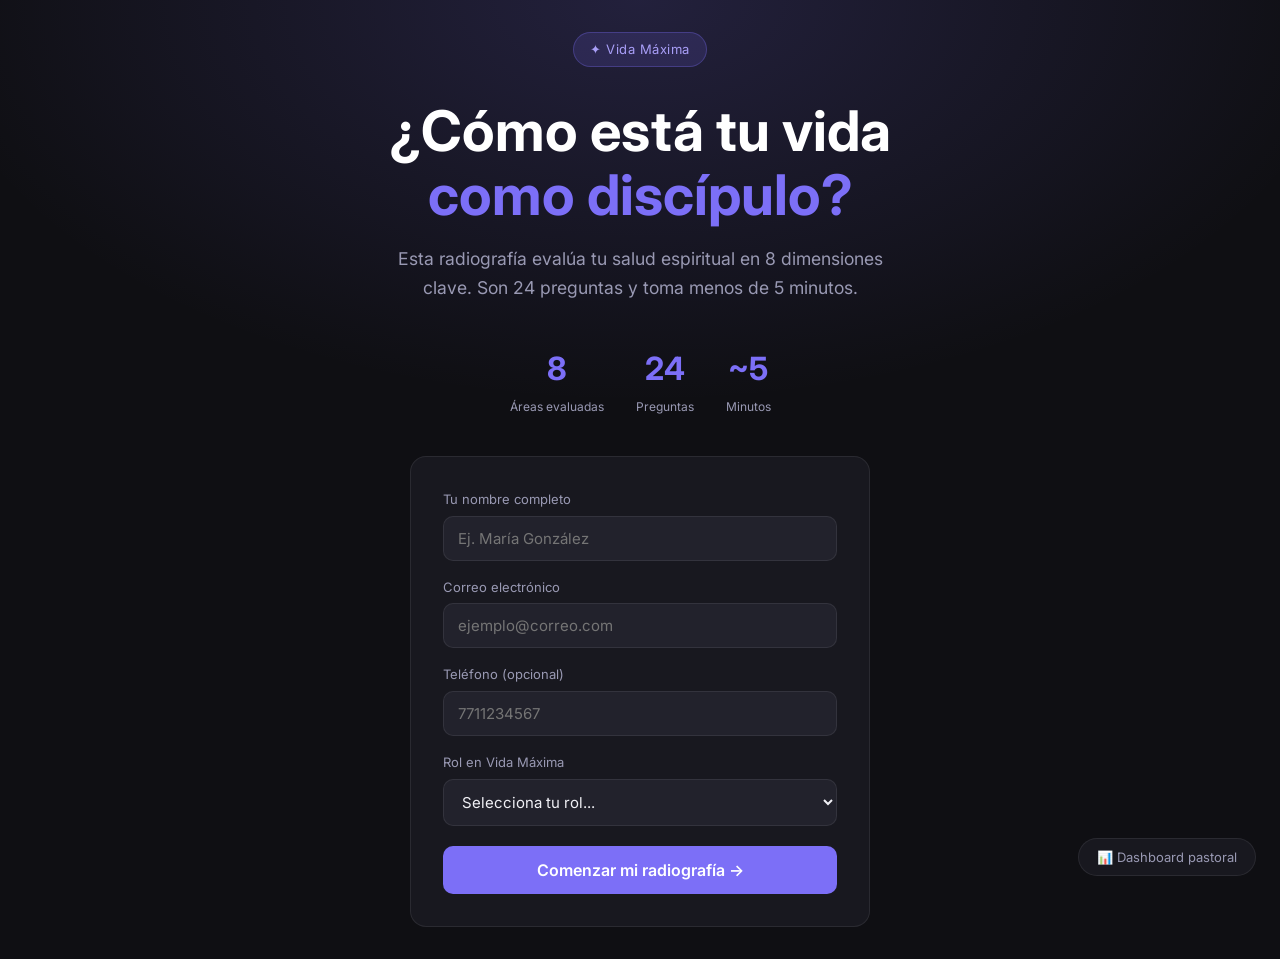
<file: index.html>
<!DOCTYPE html>
<html lang="es">
<head>
<meta charset="UTF-8">
<meta name="viewport" content="width=device-width, initial-scale=1.0">
<title>Radiografía de Formación · Vida Máxima</title>
<link href="https://fonts.googleapis.com/css2?family=Inter:wght@400;500;600;700&display=swap" rel="stylesheet">
<style>
*, *::before, *::after { box-sizing: border-box; margin: 0; padding: 0; }

:root {
  --bg: #0f0f13;
  --bg2: #18181f;
  --bg3: #22222c;
  --border: rgba(255,255,255,0.08);
  --text: #f0f0f5;
  --text2: #9999b3;
  --text3: #6666888;
  --accent: #7c6ff7;
  --accent2: #5c4fe8;
  --accent-glow: rgba(124,111,247,0.25);
  --success: #22c55e;
  --warning: #f59e0b;
  --danger: #ef4444;
}

body {
  font-family: 'Inter', sans-serif;
  background: var(--bg);
  color: var(--text);
  min-height: 100vh;
  line-height: 1.6;
}

/* ---- HERO / INTRO ---- */
.hero {
  min-height: 100vh;
  display: flex;
  flex-direction: column;
  align-items: center;
  justify-content: center;
  padding: 2rem;
  text-align: center;
  background: radial-gradient(ellipse 80% 60% at 50% 0%, rgba(124,111,247,0.18) 0%, transparent 70%);
}

.logo-badge {
  display: inline-flex;
  align-items: center;
  gap: 8px;
  background: rgba(124,111,247,0.15);
  border: 1px solid rgba(124,111,247,0.3);
  border-radius: 99px;
  padding: 6px 16px;
  font-size: 13px;
  color: #a99ff8;
  margin-bottom: 2rem;
  letter-spacing: 0.04em;
}

.hero h1 {
  font-size: clamp(2rem, 5vw, 3.5rem);
  font-weight: 700;
  color: #fff;
  line-height: 1.15;
  margin-bottom: 1rem;
  max-width: 680px;
}

.hero h1 span { color: var(--accent); }

.hero p {
  font-size: 1.1rem;
  color: var(--text2);
  max-width: 520px;
  margin-bottom: 2.5rem;
  line-height: 1.7;
}

.stats-row {
  display: flex;
  gap: 2rem;
  justify-content: center;
  margin-bottom: 2.5rem;
  flex-wrap: wrap;
}
.stat { text-align: center; }
.stat-num { font-size: 2rem; font-weight: 700; color: var(--accent); }
.stat-lbl { font-size: 12px; color: var(--text2); margin-top: 2px; }

.form-card {
  background: var(--bg2);
  border: 1px solid var(--border);
  border-radius: 16px;
  padding: 2rem;
  width: 100%;
  max-width: 460px;
  text-align: left;
}

.form-card label {
  display: block;
  font-size: 13px;
  color: var(--text2);
  margin-bottom: 6px;
  margin-top: 16px;
}
.form-card label:first-of-type { margin-top: 0; }

.form-card input, .form-card select {
  width: 100%;
  background: var(--bg3);
  border: 1px solid var(--border);
  border-radius: 10px;
  padding: 12px 14px;
  font-size: 15px;
  color: var(--text);
  font-family: 'Inter', sans-serif;
  outline: none;
  transition: border-color 0.2s;
}
.form-card input:focus, .form-card select:focus {
  border-color: var(--accent);
}
.form-card select option { background: #22222c; }

.btn-start {
  width: 100%;
  background: var(--accent);
  color: #fff;
  border: none;
  border-radius: 10px;
  padding: 14px;
  font-size: 16px;
  font-weight: 600;
  cursor: pointer;
  margin-top: 20px;
  font-family: 'Inter', sans-serif;
  transition: background 0.2s, transform 0.1s;
}
.btn-start:hover { background: var(--accent2); }
.btn-start:active { transform: scale(0.98); }

/* ---- ASSESSMENT ---- */
.assessment-wrap {
  min-height: 100vh;
  display: none;
  flex-direction: column;
}

.top-bar {
  position: sticky;
  top: 0;
  z-index: 10;
  background: rgba(15,15,19,0.95);
  backdrop-filter: blur(12px);
  border-bottom: 1px solid var(--border);
  padding: 1rem 2rem;
  display: flex;
  align-items: center;
  gap: 1rem;
}

.top-bar .brand { font-size: 13px; color: var(--text2); white-space: nowrap; }
.progress-bar-outer {
  flex: 1;
  height: 4px;
  background: rgba(255,255,255,0.08);
  border-radius: 99px;
  overflow: hidden;
}
.progress-bar-inner {
  height: 4px;
  background: linear-gradient(90deg, var(--accent), #a78bfa);
  border-radius: 99px;
  transition: width 0.4s ease;
}
.prog-label { font-size: 13px; color: var(--text2); white-space: nowrap; }

.assessment-body {
  flex: 1;
  display: flex;
  align-items: flex-start;
  justify-content: center;
  padding: 3rem 1.5rem;
}

.q-panel {
  width: 100%;
  max-width: 680px;
}

.area-chip {
  display: inline-flex;
  align-items: center;
  gap: 8px;
  border-radius: 99px;
  padding: 5px 14px;
  font-size: 12px;
  font-weight: 600;
  letter-spacing: 0.05em;
  text-transform: uppercase;
  margin-bottom: 1.5rem;
}

.q-panel h2 {
  font-size: clamp(1.4rem, 3vw, 1.9rem);
  font-weight: 700;
  color: #fff;
  line-height: 1.3;
  margin-bottom: 0.5rem;
}

.q-panel .q-sub {
  font-size: 14px;
  color: var(--text2);
  margin-bottom: 2rem;
}

.q-item { margin-bottom: 1.5rem; }
.q-item p {
  font-size: 15px;
  color: var(--text2);
  margin-bottom: 10px;
}

.scale-row {
  display: flex;
  gap: 8px;
}

.scale-btn {
  flex: 1;
  aspect-ratio: 1;
  max-width: 60px;
  background: var(--bg2);
  border: 1px solid var(--border);
  border-radius: 10px;
  color: var(--text2);
  font-size: 15px;
  font-weight: 500;
  cursor: pointer;
  font-family: 'Inter', sans-serif;
  transition: all 0.15s;
  display: flex;
  align-items: center;
  justify-content: center;
}
.scale-btn:hover { border-color: var(--accent); color: var(--accent); background: var(--accent-glow); }
.scale-btn.active { background: var(--accent); border-color: var(--accent); color: #fff; }

.scale-labels {
  display: flex;
  justify-content: space-between;
  font-size: 11px;
  color: var(--text2);
  margin-top: 6px;
  padding: 0 4px;
}

.nav-row {
  display: flex;
  gap: 12px;
  margin-top: 2.5rem;
}

.btn-nav-back {
  background: transparent;
  border: 1px solid var(--border);
  border-radius: 10px;
  padding: 12px 24px;
  color: var(--text2);
  font-size: 15px;
  cursor: pointer;
  font-family: 'Inter', sans-serif;
  transition: border-color 0.2s;
}
.btn-nav-back:hover { border-color: rgba(255,255,255,0.2); color: var(--text); }

.btn-nav-next {
  flex: 1;
  background: var(--accent);
  border: none;
  border-radius: 10px;
  padding: 14px;
  color: #fff;
  font-size: 15px;
  font-weight: 600;
  cursor: pointer;
  font-family: 'Inter', sans-serif;
  transition: background 0.2s;
}
.btn-nav-next:hover { background: var(--accent2); }

/* ---- OPEN QUESTIONS ---- */
.open-panel {
  width: 100%;
  max-width: 680px;
}
.open-panel h2 {
  font-size: 1.6rem;
  font-weight: 700;
  color: #fff;
  margin-bottom: 0.5rem;
}
.open-panel .sub { font-size: 14px; color: var(--text2); margin-bottom: 2rem; }

.open-q { margin-bottom: 1.5rem; }
.open-q label {
  display: block;
  font-size: 14px;
  color: var(--text2);
  margin-bottom: 8px;
  line-height: 1.5;
}
.open-q textarea {
  width: 100%;
  background: var(--bg2);
  border: 1px solid var(--border);
  border-radius: 10px;
  padding: 14px;
  font-size: 14px;
  color: var(--text);
  font-family: 'Inter', sans-serif;
  min-height: 90px;
  resize: vertical;
  outline: none;
  transition: border-color 0.2s;
}
.open-q textarea:focus { border-color: var(--accent); }

/* ---- RESULTS ---- */
.results-wrap {
  min-height: 100vh;
  display: none;
  background: radial-gradient(ellipse 80% 50% at 50% 0%, rgba(124,111,247,0.15) 0%, transparent 65%);
  padding: 4rem 1.5rem;
}

.results-inner {
  max-width: 680px;
  margin: 0 auto;
}

.isd-hero {
  text-align: center;
  margin-bottom: 3rem;
}
.isd-circle {
  width: 140px;
  height: 140px;
  border-radius: 50%;
  background: conic-gradient(var(--accent) 0%, transparent 0%);
  display: flex;
  align-items: center;
  justify-content: center;
  margin: 0 auto 1.5rem;
  position: relative;
}
.isd-circle::before {
  content: '';
  position: absolute;
  inset: 8px;
  border-radius: 50%;
  background: var(--bg);
}
.isd-num {
  position: relative;
  z-index: 1;
  font-size: 2.2rem;
  font-weight: 700;
  color: #fff;
}
.isd-hero h2 { font-size: 1.8rem; font-weight: 700; color: #fff; margin-bottom: 6px; }
.isd-hero .level { font-size: 1rem; color: var(--accent); font-weight: 600; }

.result-section {
  background: var(--bg2);
  border: 1px solid var(--border);
  border-radius: 16px;
  padding: 1.5rem;
  margin-bottom: 1rem;
}
.result-section h3 {
  font-size: 13px;
  font-weight: 600;
  text-transform: uppercase;
  letter-spacing: 0.06em;
  color: var(--text2);
  margin-bottom: 1.2rem;
}

.rbar { margin-bottom: 12px; }
.rbar-top { display: flex; justify-content: space-between; font-size: 14px; margin-bottom: 5px; }
.rbar-top span:first-child { color: var(--text); }
.rbar-top span:last-child { color: var(--text2); font-weight: 600; }
.rbar-bg { background: rgba(255,255,255,0.06); border-radius: 99px; height: 6px; overflow: hidden; }
.rbar-fill { height: 6px; border-radius: 99px; transition: width 0.6s ease; }

.tags-wrap { display: flex; flex-wrap: wrap; gap: 8px; margin-bottom: 1rem; }
.tag {
  display: inline-flex;
  align-items: center;
  gap: 6px;
  border-radius: 99px;
  padding: 6px 14px;
  font-size: 13px;
  font-weight: 500;
}
.tag.alert { background: rgba(239,68,68,0.15); color: #fca5a5; border: 1px solid rgba(239,68,68,0.25); }
.tag.good { background: rgba(34,197,94,0.15); color: #86efac; border: 1px solid rgba(34,197,94,0.25); }
.tag.neutral { background: rgba(124,111,247,0.15); color: #a99ff8; border: 1px solid rgba(124,111,247,0.25); }

.next-step-box {
  background: linear-gradient(135deg, rgba(124,111,247,0.15), rgba(92,79,232,0.08));
  border: 1px solid rgba(124,111,247,0.25);
  border-radius: 12px;
  padding: 1.25rem;
  margin-top: 1rem;
}
.next-step-box .label { font-size: 11px; font-weight: 600; text-transform: uppercase; letter-spacing: 0.06em; color: var(--accent); margin-bottom: 8px; }
.next-step-box p { font-size: 14px; color: var(--text); line-height: 1.6; }

.btn-reset {
  display: block;
  width: 100%;
  background: transparent;
  border: 1px solid var(--border);
  border-radius: 10px;
  padding: 14px;
  color: var(--text2);
  font-size: 15px;
  cursor: pointer;
  font-family: 'Inter', sans-serif;
  margin-top: 12px;
  transition: border-color 0.2s;
  text-align: center;
}
.btn-reset:hover { border-color: rgba(255,255,255,0.2); color: var(--text); }

/* ---- DASHBOARD ---- */
.dash-wrap {
  min-height: 100vh;
  display: none;
  padding: 0;
}

.dash-header {
  background: var(--bg2);
  border-bottom: 1px solid var(--border);
  padding: 1.5rem 2rem;
  display: flex;
  align-items: center;
  justify-content: space-between;
  flex-wrap: wrap;
  gap: 1rem;
}
.dash-header h1 { font-size: 1.2rem; font-weight: 700; color: #fff; }
.dash-header p { font-size: 13px; color: var(--text2); margin-top: 2px; }

.dash-body { padding: 2rem; max-width: 900px; margin: 0 auto; }

.metrics-grid {
  display: grid;
  grid-template-columns: repeat(auto-fit, minmax(160px, 1fr));
  gap: 12px;
  margin-bottom: 1.5rem;
}
.metric-card {
  background: var(--bg2);
  border: 1px solid var(--border);
  border-radius: 12px;
  padding: 1.25rem;
}
.metric-card .val { font-size: 2rem; font-weight: 700; color: var(--accent); }
.metric-card .lbl { font-size: 12px; color: var(--text2); margin-top: 4px; }

.dash-section {
  background: var(--bg2);
  border: 1px solid var(--border);
  border-radius: 16px;
  padding: 1.5rem;
  margin-bottom: 1.25rem;
}
.dash-section h2 {
  font-size: 13px;
  font-weight: 600;
  text-transform: uppercase;
  letter-spacing: 0.06em;
  color: var(--text2);
  margin-bottom: 1.2rem;
}

.person-row {
  display: flex;
  align-items: center;
  gap: 14px;
  padding: 12px 0;
  border-bottom: 1px solid var(--border);
}
.person-row:last-child { border-bottom: none; }
.avatar {
  width: 38px; height: 38px;
  border-radius: 50%;
  background: rgba(124,111,247,0.2);
  color: #a99ff8;
  font-size: 13px;
  font-weight: 600;
  display: flex; align-items: center; justify-content: center;
  flex-shrink: 0;
}
.person-info { flex: 1; min-width: 0; }
.person-name { font-size: 14px; font-weight: 500; color: var(--text); }
.person-meta { font-size: 12px; color: var(--text2); }
.person-isd {
  font-size: 16px;
  font-weight: 700;
  color: var(--accent);
  white-space: nowrap;
}

.alert-box {
  background: rgba(245,158,11,0.1);
  border: 1px solid rgba(245,158,11,0.2);
  border-radius: 10px;
  padding: 12px 16px;
  font-size: 14px;
  color: #fde68a;
  margin-bottom: 8px;
  display: flex;
  align-items: flex-start;
  gap: 8px;
}
.good-box {
  background: rgba(34,197,94,0.1);
  border: 1px solid rgba(34,197,94,0.2);
  border-radius: 10px;
  padding: 12px 16px;
  font-size: 14px;
  color: #86efac;
  margin-bottom: 8px;
  display: flex;
  align-items: flex-start;
  gap: 8px;
}

.dash-tab-row {
  display: flex;
  gap: 0;
  background: var(--bg3);
  border-radius: 10px;
  padding: 4px;
  width: fit-content;
  margin-bottom: 1.5rem;
}
.dash-tab {
  padding: 8px 20px;
  border-radius: 8px;
  background: transparent;
  border: none;
  font-size: 13px;
  font-weight: 500;
  color: var(--text2);
  cursor: pointer;
  font-family: 'Inter', sans-serif;
  transition: all 0.15s;
}
.dash-tab.active { background: var(--accent); color: #fff; }

.btn-danger {
  background: transparent;
  border: 1px solid rgba(239,68,68,0.3);
  border-radius: 8px;
  padding: 8px 16px;
  color: #fca5a5;
  font-size: 13px;
  cursor: pointer;
  font-family: 'Inter', sans-serif;
  transition: all 0.15s;
}
.btn-danger:hover { background: rgba(239,68,68,0.1); }

.dash-btn {
  background: var(--accent);
  border: none;
  border-radius: 10px;
  padding: 12px 24px;
  color: #fff;
  font-size: 14px;
  font-weight: 600;
  cursor: pointer;
  font-family: 'Inter', sans-serif;
  margin-right: 8px;
  margin-top: 4px;
  transition: background 0.2s;
}
.dash-btn:hover { background: var(--accent2); }

.empty-state {
  text-align: center;
  padding: 4rem 2rem;
  color: var(--text2);
}
.empty-state .icon { font-size: 3rem; margin-bottom: 1rem; opacity: 0.4; }
.empty-state p { font-size: 15px; line-height: 1.7; }

/* ---- NAV LINK ---- */
.dash-link {
  position: fixed;
  bottom: 1.5rem;
  right: 1.5rem;
  background: var(--bg2);
  border: 1px solid var(--border);
  border-radius: 99px;
  padding: 10px 18px;
  font-size: 13px;
  color: var(--text2);
  cursor: pointer;
  font-family: 'Inter', sans-serif;
  z-index: 100;
  transition: all 0.2s;
  display: none;
}
.dash-link:hover { border-color: var(--accent); color: var(--accent); }

@media (max-width: 520px) {
  .scale-btn { font-size: 13px; }
  .hero h1 { font-size: 1.8rem; }
  .assessment-body, .results-wrap { padding: 1.5rem 1rem; }
}
</style>
</head>
<body>

<!-- ===================== HERO / INTRO ===================== -->
<div id="screen-intro">
  <div class="hero">
    <div class="logo-badge">✦ Vida Máxima</div>
    <h1>¿Cómo está tu vida<br><span>como discípulo?</span></h1>
    <p>Esta radiografía evalúa tu salud espiritual en 8 dimensiones clave. Son 24 preguntas y toma menos de 5 minutos.</p>
    <div class="stats-row">
      <div class="stat"><div class="stat-num">8</div><div class="stat-lbl">Áreas evaluadas</div></div>
      <div class="stat"><div class="stat-num">24</div><div class="stat-lbl">Preguntas</div></div>
      <div class="stat"><div class="stat-num">~5</div><div class="stat-lbl">Minutos</div></div>
    </div>
    <div class="form-card">
      <label>Tu nombre completo</label>
      <input type="text" id="inp-name" placeholder="Ej. María González" />
      <label>Correo electrónico</label>
      <input type="email" id="inp-email" placeholder="ejemplo@correo.com" required />
      <label>Teléfono (opcional)</label>
      <input type="tel" id="inp-phone" placeholder="7711234567" />
      <label>Rol en Vida Máxima</label>
      <select id="inp-role">
        <option value="">Selecciona tu rol...</option>
        <option>Círculo íntimo</option>
        <option>Coordinador</option>
        <option>Líder</option>
        <option>Voluntario</option>
        <option>Congregante</option>
      </select>
      <button class="btn-start" onclick="startForm()">Comenzar mi radiografía →</button>
    </div>
  </div>
</div>

<!-- ===================== ASSESSMENT ===================== -->
<div id="screen-assessment" class="assessment-wrap">
  <div class="top-bar">
    <span class="brand">Vida Máxima · ISD</span>
    <div class="progress-bar-outer">
      <div class="progress-bar-inner" id="prog-bar" style="width:12.5%"></div>
    </div>
    <span class="prog-label" id="prog-label">1 / 8</span>
  </div>
  <div class="assessment-body">
    <div class="q-panel" id="q-panel"></div>
  </div>
</div>

<!-- ===================== OPEN QUESTIONS ===================== -->
<div id="screen-open" style="display:none; min-height:100vh; display:none; align-items:flex-start; justify-content:center; padding:4rem 1.5rem; background:var(--bg);">
  <div class="open-panel">
    <div class="logo-badge" style="margin-bottom:1.5rem">Últimas preguntas</div>
    <h2>Reflexión final</h2>
    <p class="sub">Estas preguntas abiertas son las más valiosas para el liderazgo pastoral. No hay respuestas correctas.</p>
    <div class="open-q">
      <label>1. ¿Qué crees que estamos haciendo muy bien como iglesia?</label>
      <textarea id="qa" placeholder="Comparte lo que más te ha impactado o ayudado..."></textarea>
    </div>
    <div class="open-q">
      <label>2. ¿Qué sientes que hemos dejado de hacer y antes nos ayudaba a crecer?</label>
      <textarea id="qb" placeholder="Sé honesto/a. Tu perspectiva es valiosa..."></textarea>
    </div>
    <div class="open-q">
      <label>3. Si fueras el pastor por seis meses, ¿qué fortalecerías primero?</label>
      <textarea id="qc" placeholder="Tu visión importa..."></textarea>
    </div>
    <div class="nav-row" style="margin-top:2rem">
      <button class="btn-nav-back" onclick="goToArea(7)">← Atrás</button>
      <button class="btn-nav-next" onclick="submitForm()">Ver mi perfil →</button>
    </div>
  </div>
</div>

<!-- ===================== RESULTS ===================== -->
<div id="screen-results" class="results-wrap">
  <div class="results-inner">
    <div class="isd-hero">
      <div class="isd-circle" id="isd-circle">
        <span class="isd-num" id="isd-num">—</span>
      </div>
      <h2 id="res-name"></h2>
      <div class="level" id="res-level"></div>
    </div>

    <div class="result-section">
      <h3>Resultados por área</h3>
      <div id="res-bars"></div>
    </div>

    <div class="result-section">
      <h3>Tu perfil</h3>
      <div class="tags-wrap" id="res-tags"></div>
      <div class="next-step-box">
        <div class="label">Siguiente paso sugerido</div>
        <p id="res-next"></p>
      </div>
    </div>

    <button class="btn-reset" onclick="resetAll()">↩ Volver a empezar</button>
  </div>
</div>

<!-- ===================== DASHBOARD ===================== -->
<div id="screen-dash" class="dash-wrap">
  <div class="dash-header">
    <div>
      <h1>Dashboard Pastoral · Vida Máxima</h1>
      <p>Vista del equipo — Índice de Salud del Discípulo</p>
    </div>
    <div style="display:flex;gap:8px;flex-wrap:wrap">
      <button class="btn-danger" onclick="clearAll()">Borrar todo</button>
      <button class="dash-btn" onclick="showScreen('intro')">← Volver al formulario</button>
    </div>
  </div>
  <div class="dash-body">
    <div id="dash-content"></div>
  </div>
</div>

<!-- Floating button to open dashboard -->
<button class="dash-link" id="dash-float-btn" onclick="openDash()">📊 Dashboard pastoral</button>

<script>
const API_ENDPOINT = '/wp-json/vida-os/v1/assessment';

const AREAS = [
  { key:'vision', label:'Visión', color:'#7c6ff7', chip:'rgba(124,111,247,0.2)', chipText:'#c4bffa',
    qs:['Puedo explicar con mis propias palabras hacia dónde va Vida Máxima.','Entiendo por qué existe Vida Máxima y cuál es su misión.','Mis decisiones diarias reflejan la visión de la iglesia.'] },
  { key:'evangelio', label:'Evangelio', color:'#22c55e', chip:'rgba(34,197,94,0.15)', chipText:'#86efac',
    qs:['Estoy creciendo activamente en mi relación personal con Cristo.','Comprendo el evangelio y puedo explicarlo claramente.','Comparto mi fe con personas que no conocen a Cristo.'] },
  { key:'discipulado', label:'Discipulado', color:'#38bdf8', chip:'rgba(56,189,248,0.15)', chipText:'#7dd3fc',
    qs:['Tengo un plan claro para seguir creciendo espiritualmente.','Sé cuál es mi siguiente paso concreto de formación.','Recibo acompañamiento espiritual regular.'] },
  { key:'mentoria', label:'Mentoría', color:'#fb923c', chip:'rgba(251,146,60,0.15)', chipText:'#fdba74',
    qs:['Hay alguien que me conoce profundamente y camina conmigo.','Rindo cuentas de mi vida espiritual con regularidad.','Alguien me anima, me corrige y me impulsa a crecer.'] },
  { key:'comunidad', label:'Comunidad', color:'#e879f9', chip:'rgba(232,121,249,0.15)', chipText:'#f0abfc',
    qs:['Tengo amistades profundas dentro de la iglesia.','Me siento genuinamente parte de Vida Máxima.','Sé a quién acudir cuando enfrento una dificultad.'] },
  { key:'servicio', label:'Servicio', color:'#4ade80', chip:'rgba(74,222,128,0.15)', chipText:'#86efac',
    qs:['Conozco mis dones y talentos espirituales.','Sirvo en el área donde puedo aportar más.','Entiendo que servir es parte del discipulado, no solo una tarea.'] },
  { key:'liderazgo', label:'Liderazgo', color:'#fbbf24', chip:'rgba(251,191,36,0.15)', chipText:'#fde68a',
    qs:['Estoy invirtiendo activamente en el desarrollo de otras personas.','Delego responsabilidades y formo a otros para que crezcan.','Me veo como un formador de personas, no solo un ejecutor de tareas.'] },
  { key:'multiplicacion', label:'Multiplicación', color:'#f472b6', chip:'rgba(244,114,182,0.15)', chipText:'#fbcfe8',
    qs:['Estoy discipulando activamente a alguien en este momento.','Puedo nombrar a una persona a quien estoy formando.','Mi meta no es solo crecer yo, sino que otros también crezcan.'] }
];

const STEPS = {
  vision: 'Profundiza en la visión de Vida Máxima. Conversa con tu pastor sobre el propósito de la iglesia.',
  evangelio: 'Busca un espacio concreto para compartir tu fe. Considera unirte a un grupo de evangelismo esta semana.',
  discipulado: 'Define tu siguiente paso de formación. Habla con un líder para trazarlo juntos con claridad.',
  mentoria: 'Identifica a alguien que pueda acompañarte espiritualmente y da el primer paso para pedírselo.',
  comunidad: 'Comprométete con un grupo pequeño donde puedas conocer y ser conocido en profundidad.',
  servicio: 'Explora tus dones con el área de servicio para encontrar el lugar donde aportas más.',
  liderazgo: 'Identifica a una persona en quien puedas invertir. El liderazgo comienza con una relación.',
  multiplicacion: 'Elige a una persona y comienza a caminar intencionalmente con ella esta semana.'
};

let cur = 0;
let scores = {};
let userName = '', userEmail = '', userPhone = '', userRole = '';
AREAS.forEach(a => scores[a.key] = [0,0,0]);

function showScreen(id) {
  ['intro','assessment','open','results','dash'].forEach(s => {
    const el = document.getElementById('screen-' + s);
    if (!el) return;
    if (s === 'assessment' || s === 'dash') {
      el.style.display = id === s ? 'flex' : 'none';
    } else if (s === 'open') {
      el.style.display = id === s ? 'flex' : 'none';
    } else {
      el.style.display = id === s ? 'block' : 'none';
    }
  });
  const floatBtn = document.getElementById('dash-float-btn');
  floatBtn.style.display = (id === 'intro' || id === 'assessment' || id === 'open') ? 'block' : 'none';
}

function startForm() {
  userName = document.getElementById('inp-name').value.trim();
  const emailInput = document.getElementById('inp-email');
  userEmail = emailInput.value.trim();
  userPhone = document.getElementById('inp-phone').value.trim();
  userRole = document.getElementById('inp-role').value;
  if (!userName) { alert('Por favor escribe tu nombre.'); return; }
  if (!userEmail) { alert('Por favor escribe tu correo electrónico.'); return; }
  if (!emailInput.checkValidity()) { alert('Por favor escribe un correo electrónico válido.'); return; }
  if (!userRole) { alert('Por favor selecciona tu rol.'); return; }
  cur = 0;
  AREAS.forEach(a => scores[a.key] = [0,0,0]);
  showScreen('assessment');
  renderArea();
}

function renderArea() {
  const a = AREAS[cur];
  document.getElementById('prog-bar').style.width = Math.round((cur+1)/8*100) + '%';
  document.getElementById('prog-label').textContent = (cur+1) + ' / 8';

  let html = `<div class="area-chip" style="background:${a.chip};color:${a.chipText}">${a.label}</div>`;
  html += `<h2>${a.label}</h2>`;
  html += `<p class="q-sub">Califica del 1 (muy poco) al 5 (totalmente) cada afirmación.</p>`;

  a.qs.forEach((q, qi) => {
    const val = scores[a.key][qi];
    html += `<div class="q-item"><p>${q}</p><div class="scale-row">`;
    for (let s = 1; s <= 5; s++) {
      html += `<button class="scale-btn${val===s?' active':''}" onclick="setStar('${a.key}',${qi},${s})">${s}</button>`;
    }
    html += `</div><div class="scale-labels"><span>Muy poco</span><span>Totalmente</span></div></div>`;
  });

  html += `<div class="nav-row">`;
  if (cur > 0) html += `<button class="btn-nav-back" onclick="prevArea()">← Atrás</button>`;
  html += `<button class="btn-nav-next" onclick="nextArea()">${cur === 7 ? 'Preguntas finales →' : 'Siguiente →'}</button></div>`;

  document.getElementById('q-panel').innerHTML = html;
  window.scrollTo(0, 0);
}

function setStar(key, qi, v) {
  scores[key][qi] = v;
  renderArea();
}

function prevArea() { if (cur > 0) { cur--; renderArea(); } }

function nextArea() {
  const answered = scores[AREAS[cur].key].filter(v => v > 0).length;
  if (answered < 3) { alert('Por favor responde las 3 preguntas antes de continuar.'); return; }
  if (cur === 7) { showScreen('open'); window.scrollTo(0,0); }
  else { cur++; renderArea(); }
}

function goToArea(n) { cur = n; showScreen('assessment'); renderArea(); }

async function submitForm() {
  let areaScores = {};
  let total = 0;
  AREAS.forEach(a => {
    const pct = Math.round(scores[a.key].reduce((x,y)=>x+y,0)/15*100);
    areaScores[a.key] = pct;
    total += pct;
  });
  const isd = Math.round(total / 8);
  let level;
  if (isd >= 80) level = 'Discípulo maduro';
  else if (isd >= 60) level = 'En crecimiento activo';
  else if (isd >= 40) level = 'Conectado pero en desarrollo';
  else level = 'Etapa inicial del camino';

  // Circle visual
  const deg = Math.round(isd / 100 * 360);
  document.getElementById('isd-circle').style.background =
    `conic-gradient(#7c6ff7 ${deg}deg, rgba(255,255,255,0.06) ${deg}deg)`;
  document.getElementById('isd-num').textContent = isd + '%';
  document.getElementById('res-name').textContent = 'Tu ISD, ' + userName.split(' ')[0];
  document.getElementById('res-level').textContent = level;

  // Bars
  let bars = '';
  AREAS.forEach(a => {
    bars += `<div class="rbar">
      <div class="rbar-top"><span>${a.label}</span><span>${areaScores[a.key]}%</span></div>
      <div class="rbar-bg"><div class="rbar-fill" style="width:${areaScores[a.key]}%;background:${a.color}"></div></div>
    </div>`;
  });
  document.getElementById('res-bars').innerHTML = bars;

  // Tags
  let tags = [];
  if (areaScores.mentoria < 50) tags.push({t:'Sin mentor activo', cls:'alert'});
  if (areaScores.discipulado < 50) tags.push({t:'Necesita ruta de discipulado', cls:'alert'});
  if (areaScores.multiplicacion < 50) tags.push({t:'Aún no multiplica', cls:'alert'});
  if (areaScores.liderazgo >= 70) tags.push({t:'Potencial de liderazgo', cls:'good'});
  if (areaScores.multiplicacion >= 70) tags.push({t:'Listo para mentorear', cls:'good'});
  if (areaScores.comunidad < 50) tags.push({t:'Comunidad poco profunda', cls:'alert'});
  if (tags.length === 0) tags.push({t:'Perfil equilibrado', cls:'neutral'});
  document.getElementById('res-tags').innerHTML = tags.map(tg =>
    `<span class="tag ${tg.cls}">${tg.t}</span>`).join('');

  const weakest = Object.entries(areaScores).sort((a,b)=>a[1]-b[1])[0];
  document.getElementById('res-next').textContent = STEPS[weakest[0]];

  // Save
  const record = {
    email: userEmail,
    display_name: userName,
    evaluation_period: '2026-02',
    responses: {
      name: userName,
      phone: userPhone,
      role: userRole,
      isd,
      level,
      scores: areaScores,
      qa: document.getElementById('qa').value,
      qb: document.getElementById('qb').value,
      qc: document.getElementById('qc').value,
      date: new Date().toLocaleDateString('es-MX')
    }
  };
  try {
    await saveAssessment(record);
  } catch(e) {
    return;
  }

  showScreen('results');
  window.scrollTo(0,0);
}

async function saveAssessment(record) {
  try {
    const response = await fetch(API_ENDPOINT, {
      method: 'POST',
      headers: {
        'Content-Type': 'application/json'
      },
      body: JSON.stringify(record)
    });
    const data = await response.json();

    if (!response.ok || data.success !== true) {
      throw new Error(data.message || 'Invalid API response.');
    }

    return data;
  } catch(e) {
    console.error('Error guardando evaluación:', e);
    alert('No fue posible guardar tu evaluación.\nPor favor intenta nuevamente.');
    throw e;
  }
}

function openDash() {
  showScreen('dash');
  renderDash();
}

async function renderDash() {
	document.getElementById('dash-content').innerHTML = `
		<div class="empty-state">
			<div class="icon">📊</div>
			<p>El dashboard se gestionará desde VIDA OS.<br>Las métricas estarán disponibles cuando el servicio del dashboard esté conectado.</p>
		</div>`;
}

async function clearAll() {
	alert('El borrado de evaluaciones se gestionará desde VIDA OS.');
}

function resetAll() {
  AREAS.forEach(a => scores[a.key] = [0,0,0]);
  document.getElementById('qa').value = '';
  document.getElementById('qb').value = '';
  document.getElementById('qc').value = '';
  document.getElementById('inp-name').value = '';
  document.getElementById('inp-role').value = '';
  showScreen('intro');
  window.scrollTo(0,0);
}

// Init
showScreen('intro');
</script>
</body>
</html>
</file>
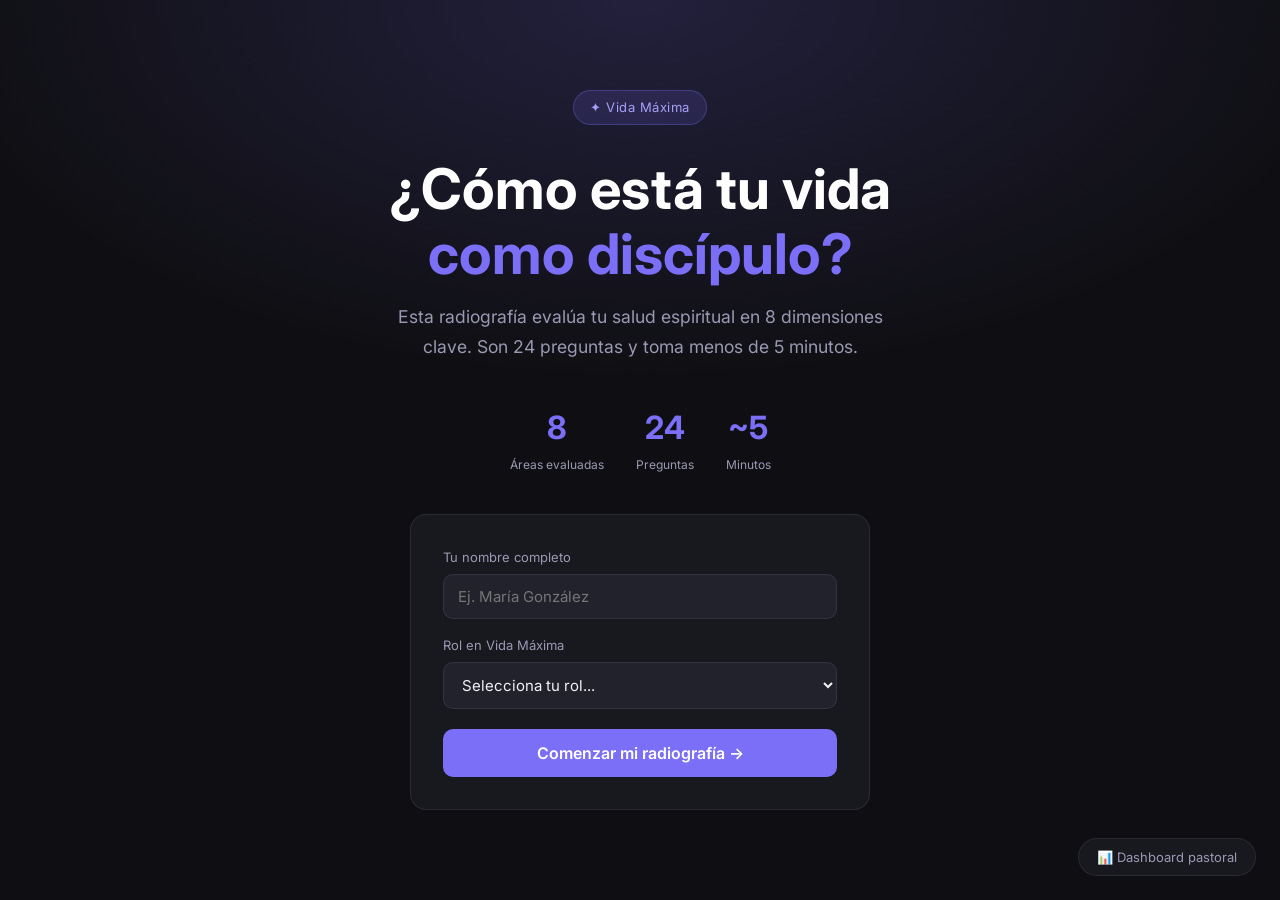
<file: índex.html>
<!DOCTYPE html>
<html lang="es">
<head>
<meta charset="UTF-8">
<meta name="viewport" content="width=device-width, initial-scale=1.0">
<title>Radiografía de Formación · Vida Máxima</title>
<link href="https://fonts.googleapis.com/css2?family=Inter:wght@400;500;600;700&display=swap" rel="stylesheet">
<style>
*, *::before, *::after { box-sizing: border-box; margin: 0; padding: 0; }

:root {
  --bg: #0f0f13;
  --bg2: #18181f;
  --bg3: #22222c;
  --border: rgba(255,255,255,0.08);
  --text: #f0f0f5;
  --text2: #9999b3;
  --text3: #6666888;
  --accent: #7c6ff7;
  --accent2: #5c4fe8;
  --accent-glow: rgba(124,111,247,0.25);
  --success: #22c55e;
  --warning: #f59e0b;
  --danger: #ef4444;
}

body {
  font-family: 'Inter', sans-serif;
  background: var(--bg);
  color: var(--text);
  min-height: 100vh;
  line-height: 1.6;
}

/* ---- HERO / INTRO ---- */
.hero {
  min-height: 100vh;
  display: flex;
  flex-direction: column;
  align-items: center;
  justify-content: center;
  padding: 2rem;
  text-align: center;
  background: radial-gradient(ellipse 80% 60% at 50% 0%, rgba(124,111,247,0.18) 0%, transparent 70%);
}

.logo-badge {
  display: inline-flex;
  align-items: center;
  gap: 8px;
  background: rgba(124,111,247,0.15);
  border: 1px solid rgba(124,111,247,0.3);
  border-radius: 99px;
  padding: 6px 16px;
  font-size: 13px;
  color: #a99ff8;
  margin-bottom: 2rem;
  letter-spacing: 0.04em;
}

.hero h1 {
  font-size: clamp(2rem, 5vw, 3.5rem);
  font-weight: 700;
  color: #fff;
  line-height: 1.15;
  margin-bottom: 1rem;
  max-width: 680px;
}

.hero h1 span { color: var(--accent); }

.hero p {
  font-size: 1.1rem;
  color: var(--text2);
  max-width: 520px;
  margin-bottom: 2.5rem;
  line-height: 1.7;
}

.stats-row {
  display: flex;
  gap: 2rem;
  justify-content: center;
  margin-bottom: 2.5rem;
  flex-wrap: wrap;
}
.stat { text-align: center; }
.stat-num { font-size: 2rem; font-weight: 700; color: var(--accent); }
.stat-lbl { font-size: 12px; color: var(--text2); margin-top: 2px; }

.form-card {
  background: var(--bg2);
  border: 1px solid var(--border);
  border-radius: 16px;
  padding: 2rem;
  width: 100%;
  max-width: 460px;
  text-align: left;
}

.form-card label {
  display: block;
  font-size: 13px;
  color: var(--text2);
  margin-bottom: 6px;
  margin-top: 16px;
}
.form-card label:first-of-type { margin-top: 0; }

.form-card input, .form-card select {
  width: 100%;
  background: var(--bg3);
  border: 1px solid var(--border);
  border-radius: 10px;
  padding: 12px 14px;
  font-size: 15px;
  color: var(--text);
  font-family: 'Inter', sans-serif;
  outline: none;
  transition: border-color 0.2s;
}
.form-card input:focus, .form-card select:focus {
  border-color: var(--accent);
}
.form-card select option { background: #22222c; }

.btn-start {
  width: 100%;
  background: var(--accent);
  color: #fff;
  border: none;
  border-radius: 10px;
  padding: 14px;
  font-size: 16px;
  font-weight: 600;
  cursor: pointer;
  margin-top: 20px;
  font-family: 'Inter', sans-serif;
  transition: background 0.2s, transform 0.1s;
}
.btn-start:hover { background: var(--accent2); }
.btn-start:active { transform: scale(0.98); }

/* ---- ASSESSMENT ---- */
.assessment-wrap {
  min-height: 100vh;
  display: none;
  flex-direction: column;
}

.top-bar {
  position: sticky;
  top: 0;
  z-index: 10;
  background: rgba(15,15,19,0.95);
  backdrop-filter: blur(12px);
  border-bottom: 1px solid var(--border);
  padding: 1rem 2rem;
  display: flex;
  align-items: center;
  gap: 1rem;
}

.top-bar .brand { font-size: 13px; color: var(--text2); white-space: nowrap; }
.progress-bar-outer {
  flex: 1;
  height: 4px;
  background: rgba(255,255,255,0.08);
  border-radius: 99px;
  overflow: hidden;
}
.progress-bar-inner {
  height: 4px;
  background: linear-gradient(90deg, var(--accent), #a78bfa);
  border-radius: 99px;
  transition: width 0.4s ease;
}
.prog-label { font-size: 13px; color: var(--text2); white-space: nowrap; }

.assessment-body {
  flex: 1;
  display: flex;
  align-items: flex-start;
  justify-content: center;
  padding: 3rem 1.5rem;
}

.q-panel {
  width: 100%;
  max-width: 680px;
}

.area-chip {
  display: inline-flex;
  align-items: center;
  gap: 8px;
  border-radius: 99px;
  padding: 5px 14px;
  font-size: 12px;
  font-weight: 600;
  letter-spacing: 0.05em;
  text-transform: uppercase;
  margin-bottom: 1.5rem;
}

.q-panel h2 {
  font-size: clamp(1.4rem, 3vw, 1.9rem);
  font-weight: 700;
  color: #fff;
  line-height: 1.3;
  margin-bottom: 0.5rem;
}

.q-panel .q-sub {
  font-size: 14px;
  color: var(--text2);
  margin-bottom: 2rem;
}

.q-item { margin-bottom: 1.5rem; }
.q-item p {
  font-size: 15px;
  color: var(--text2);
  margin-bottom: 10px;
}

.scale-row {
  display: flex;
  gap: 8px;
}

.scale-btn {
  flex: 1;
  aspect-ratio: 1;
  max-width: 60px;
  background: var(--bg2);
  border: 1px solid var(--border);
  border-radius: 10px;
  color: var(--text2);
  font-size: 15px;
  font-weight: 500;
  cursor: pointer;
  font-family: 'Inter', sans-serif;
  transition: all 0.15s;
  display: flex;
  align-items: center;
  justify-content: center;
}
.scale-btn:hover { border-color: var(--accent); color: var(--accent); background: var(--accent-glow); }
.scale-btn.active { background: var(--accent); border-color: var(--accent); color: #fff; }

.scale-labels {
  display: flex;
  justify-content: space-between;
  font-size: 11px;
  color: var(--text2);
  margin-top: 6px;
  padding: 0 4px;
}

.nav-row {
  display: flex;
  gap: 12px;
  margin-top: 2.5rem;
}

.btn-nav-back {
  background: transparent;
  border: 1px solid var(--border);
  border-radius: 10px;
  padding: 12px 24px;
  color: var(--text2);
  font-size: 15px;
  cursor: pointer;
  font-family: 'Inter', sans-serif;
  transition: border-color 0.2s;
}
.btn-nav-back:hover { border-color: rgba(255,255,255,0.2); color: var(--text); }

.btn-nav-next {
  flex: 1;
  background: var(--accent);
  border: none;
  border-radius: 10px;
  padding: 14px;
  color: #fff;
  font-size: 15px;
  font-weight: 600;
  cursor: pointer;
  font-family: 'Inter', sans-serif;
  transition: background 0.2s;
}
.btn-nav-next:hover { background: var(--accent2); }

/* ---- OPEN QUESTIONS ---- */
.open-panel {
  width: 100%;
  max-width: 680px;
}
.open-panel h2 {
  font-size: 1.6rem;
  font-weight: 700;
  color: #fff;
  margin-bottom: 0.5rem;
}
.open-panel .sub { font-size: 14px; color: var(--text2); margin-bottom: 2rem; }

.open-q { margin-bottom: 1.5rem; }
.open-q label {
  display: block;
  font-size: 14px;
  color: var(--text2);
  margin-bottom: 8px;
  line-height: 1.5;
}
.open-q textarea {
  width: 100%;
  background: var(--bg2);
  border: 1px solid var(--border);
  border-radius: 10px;
  padding: 14px;
  font-size: 14px;
  color: var(--text);
  font-family: 'Inter', sans-serif;
  min-height: 90px;
  resize: vertical;
  outline: none;
  transition: border-color 0.2s;
}
.open-q textarea:focus { border-color: var(--accent); }

/* ---- RESULTS ---- */
.results-wrap {
  min-height: 100vh;
  display: none;
  background: radial-gradient(ellipse 80% 50% at 50% 0%, rgba(124,111,247,0.15) 0%, transparent 65%);
  padding: 4rem 1.5rem;
}

.results-inner {
  max-width: 680px;
  margin: 0 auto;
}

.isd-hero {
  text-align: center;
  margin-bottom: 3rem;
}
.isd-circle {
  width: 140px;
  height: 140px;
  border-radius: 50%;
  background: conic-gradient(var(--accent) 0%, transparent 0%);
  display: flex;
  align-items: center;
  justify-content: center;
  margin: 0 auto 1.5rem;
  position: relative;
}
.isd-circle::before {
  content: '';
  position: absolute;
  inset: 8px;
  border-radius: 50%;
  background: var(--bg);
}
.isd-num {
  position: relative;
  z-index: 1;
  font-size: 2.2rem;
  font-weight: 700;
  color: #fff;
}
.isd-hero h2 { font-size: 1.8rem; font-weight: 700; color: #fff; margin-bottom: 6px; }
.isd-hero .level { font-size: 1rem; color: var(--accent); font-weight: 600; }

.result-section {
  background: var(--bg2);
  border: 1px solid var(--border);
  border-radius: 16px;
  padding: 1.5rem;
  margin-bottom: 1rem;
}
.result-section h3 {
  font-size: 13px;
  font-weight: 600;
  text-transform: uppercase;
  letter-spacing: 0.06em;
  color: var(--text2);
  margin-bottom: 1.2rem;
}

.rbar { margin-bottom: 12px; }
.rbar-top { display: flex; justify-content: space-between; font-size: 14px; margin-bottom: 5px; }
.rbar-top span:first-child { color: var(--text); }
.rbar-top span:last-child { color: var(--text2); font-weight: 600; }
.rbar-bg { background: rgba(255,255,255,0.06); border-radius: 99px; height: 6px; overflow: hidden; }
.rbar-fill { height: 6px; border-radius: 99px; transition: width 0.6s ease; }

.tags-wrap { display: flex; flex-wrap: wrap; gap: 8px; margin-bottom: 1rem; }
.tag {
  display: inline-flex;
  align-items: center;
  gap: 6px;
  border-radius: 99px;
  padding: 6px 14px;
  font-size: 13px;
  font-weight: 500;
}
.tag.alert { background: rgba(239,68,68,0.15); color: #fca5a5; border: 1px solid rgba(239,68,68,0.25); }
.tag.good { background: rgba(34,197,94,0.15); color: #86efac; border: 1px solid rgba(34,197,94,0.25); }
.tag.neutral { background: rgba(124,111,247,0.15); color: #a99ff8; border: 1px solid rgba(124,111,247,0.25); }

.next-step-box {
  background: linear-gradient(135deg, rgba(124,111,247,0.15), rgba(92,79,232,0.08));
  border: 1px solid rgba(124,111,247,0.25);
  border-radius: 12px;
  padding: 1.25rem;
  margin-top: 1rem;
}
.next-step-box .label { font-size: 11px; font-weight: 600; text-transform: uppercase; letter-spacing: 0.06em; color: var(--accent); margin-bottom: 8px; }
.next-step-box p { font-size: 14px; color: var(--text); line-height: 1.6; }

.btn-reset {
  display: block;
  width: 100%;
  background: transparent;
  border: 1px solid var(--border);
  border-radius: 10px;
  padding: 14px;
  color: var(--text2);
  font-size: 15px;
  cursor: pointer;
  font-family: 'Inter', sans-serif;
  margin-top: 12px;
  transition: border-color 0.2s;
  text-align: center;
}
.btn-reset:hover { border-color: rgba(255,255,255,0.2); color: var(--text); }

/* ---- DASHBOARD ---- */
.dash-wrap {
  min-height: 100vh;
  display: none;
  padding: 0;
}

.dash-header {
  background: var(--bg2);
  border-bottom: 1px solid var(--border);
  padding: 1.5rem 2rem;
  display: flex;
  align-items: center;
  justify-content: space-between;
  flex-wrap: wrap;
  gap: 1rem;
}
.dash-header h1 { font-size: 1.2rem; font-weight: 700; color: #fff; }
.dash-header p { font-size: 13px; color: var(--text2); margin-top: 2px; }

.dash-body { padding: 2rem; max-width: 900px; margin: 0 auto; }

.metrics-grid {
  display: grid;
  grid-template-columns: repeat(auto-fit, minmax(160px, 1fr));
  gap: 12px;
  margin-bottom: 1.5rem;
}
.metric-card {
  background: var(--bg2);
  border: 1px solid var(--border);
  border-radius: 12px;
  padding: 1.25rem;
}
.metric-card .val { font-size: 2rem; font-weight: 700; color: var(--accent); }
.metric-card .lbl { font-size: 12px; color: var(--text2); margin-top: 4px; }

.dash-section {
  background: var(--bg2);
  border: 1px solid var(--border);
  border-radius: 16px;
  padding: 1.5rem;
  margin-bottom: 1.25rem;
}
.dash-section h2 {
  font-size: 13px;
  font-weight: 600;
  text-transform: uppercase;
  letter-spacing: 0.06em;
  color: var(--text2);
  margin-bottom: 1.2rem;
}

.person-row {
  display: flex;
  align-items: center;
  gap: 14px;
  padding: 12px 0;
  border-bottom: 1px solid var(--border);
}
.person-row:last-child { border-bottom: none; }
.avatar {
  width: 38px; height: 38px;
  border-radius: 50%;
  background: rgba(124,111,247,0.2);
  color: #a99ff8;
  font-size: 13px;
  font-weight: 600;
  display: flex; align-items: center; justify-content: center;
  flex-shrink: 0;
}
.person-info { flex: 1; min-width: 0; }
.person-name { font-size: 14px; font-weight: 500; color: var(--text); }
.person-meta { font-size: 12px; color: var(--text2); }
.person-isd {
  font-size: 16px;
  font-weight: 700;
  color: var(--accent);
  white-space: nowrap;
}

.alert-box {
  background: rgba(245,158,11,0.1);
  border: 1px solid rgba(245,158,11,0.2);
  border-radius: 10px;
  padding: 12px 16px;
  font-size: 14px;
  color: #fde68a;
  margin-bottom: 8px;
  display: flex;
  align-items: flex-start;
  gap: 8px;
}
.good-box {
  background: rgba(34,197,94,0.1);
  border: 1px solid rgba(34,197,94,0.2);
  border-radius: 10px;
  padding: 12px 16px;
  font-size: 14px;
  color: #86efac;
  margin-bottom: 8px;
  display: flex;
  align-items: flex-start;
  gap: 8px;
}

.dash-tab-row {
  display: flex;
  gap: 0;
  background: var(--bg3);
  border-radius: 10px;
  padding: 4px;
  width: fit-content;
  margin-bottom: 1.5rem;
}
.dash-tab {
  padding: 8px 20px;
  border-radius: 8px;
  background: transparent;
  border: none;
  font-size: 13px;
  font-weight: 500;
  color: var(--text2);
  cursor: pointer;
  font-family: 'Inter', sans-serif;
  transition: all 0.15s;
}
.dash-tab.active { background: var(--accent); color: #fff; }

.btn-danger {
  background: transparent;
  border: 1px solid rgba(239,68,68,0.3);
  border-radius: 8px;
  padding: 8px 16px;
  color: #fca5a5;
  font-size: 13px;
  cursor: pointer;
  font-family: 'Inter', sans-serif;
  transition: all 0.15s;
}
.btn-danger:hover { background: rgba(239,68,68,0.1); }

.dash-btn {
  background: var(--accent);
  border: none;
  border-radius: 10px;
  padding: 12px 24px;
  color: #fff;
  font-size: 14px;
  font-weight: 600;
  cursor: pointer;
  font-family: 'Inter', sans-serif;
  margin-right: 8px;
  margin-top: 4px;
  transition: background 0.2s;
}
.dash-btn:hover { background: var(--accent2); }

.empty-state {
  text-align: center;
  padding: 4rem 2rem;
  color: var(--text2);
}
.empty-state .icon { font-size: 3rem; margin-bottom: 1rem; opacity: 0.4; }
.empty-state p { font-size: 15px; line-height: 1.7; }

/* ---- NAV LINK ---- */
.dash-link {
  position: fixed;
  bottom: 1.5rem;
  right: 1.5rem;
  background: var(--bg2);
  border: 1px solid var(--border);
  border-radius: 99px;
  padding: 10px 18px;
  font-size: 13px;
  color: var(--text2);
  cursor: pointer;
  font-family: 'Inter', sans-serif;
  z-index: 100;
  transition: all 0.2s;
  display: none;
}
.dash-link:hover { border-color: var(--accent); color: var(--accent); }

@media (max-width: 520px) {
  .scale-btn { font-size: 13px; }
  .hero h1 { font-size: 1.8rem; }
  .assessment-body, .results-wrap { padding: 1.5rem 1rem; }
}
</style>
</head>
<body>

<!-- ===================== HERO / INTRO ===================== -->
<div id="screen-intro">
  <div class="hero">
    <div class="logo-badge">✦ Vida Máxima</div>
    <h1>¿Cómo está tu vida<br><span>como discípulo?</span></h1>
    <p>Esta radiografía evalúa tu salud espiritual en 8 dimensiones clave. Son 24 preguntas y toma menos de 5 minutos.</p>
    <div class="stats-row">
      <div class="stat"><div class="stat-num">8</div><div class="stat-lbl">Áreas evaluadas</div></div>
      <div class="stat"><div class="stat-num">24</div><div class="stat-lbl">Preguntas</div></div>
      <div class="stat"><div class="stat-num">~5</div><div class="stat-lbl">Minutos</div></div>
    </div>
    <div class="form-card">
      <label>Tu nombre completo</label>
      <input type="text" id="inp-name" placeholder="Ej. María González" />
      <label>Rol en Vida Máxima</label>
      <select id="inp-role">
        <option value="">Selecciona tu rol...</option>
        <option>Círculo íntimo</option>
        <option>Coordinador</option>
        <option>Líder</option>
        <option>Voluntario</option>
        <option>Congregante</option>
      </select>
      <button class="btn-start" onclick="startForm()">Comenzar mi radiografía →</button>
    </div>
  </div>
</div>

<!-- ===================== ASSESSMENT ===================== -->
<div id="screen-assessment" class="assessment-wrap">
  <div class="top-bar">
    <span class="brand">Vida Máxima · ISD</span>
    <div class="progress-bar-outer">
      <div class="progress-bar-inner" id="prog-bar" style="width:12.5%"></div>
    </div>
    <span class="prog-label" id="prog-label">1 / 8</span>
  </div>
  <div class="assessment-body">
    <div class="q-panel" id="q-panel"></div>
  </div>
</div>

<!-- ===================== OPEN QUESTIONS ===================== -->
<div id="screen-open" style="display:none; min-height:100vh; display:none; align-items:flex-start; justify-content:center; padding:4rem 1.5rem; background:var(--bg);">
  <div class="open-panel">
    <div class="logo-badge" style="margin-bottom:1.5rem">Últimas preguntas</div>
    <h2>Reflexión final</h2>
    <p class="sub">Estas preguntas abiertas son las más valiosas para el liderazgo pastoral. No hay respuestas correctas.</p>
    <div class="open-q">
      <label>1. ¿Qué crees que estamos haciendo muy bien como iglesia?</label>
      <textarea id="qa" placeholder="Comparte lo que más te ha impactado o ayudado..."></textarea>
    </div>
    <div class="open-q">
      <label>2. ¿Qué sientes que hemos dejado de hacer y antes nos ayudaba a crecer?</label>
      <textarea id="qb" placeholder="Sé honesto/a. Tu perspectiva es valiosa..."></textarea>
    </div>
    <div class="open-q">
      <label>3. Si fueras el pastor por seis meses, ¿qué fortalecerías primero?</label>
      <textarea id="qc" placeholder="Tu visión importa..."></textarea>
    </div>
    <div class="nav-row" style="margin-top:2rem">
      <button class="btn-nav-back" onclick="goToArea(7)">← Atrás</button>
      <button class="btn-nav-next" onclick="submitForm()">Ver mi perfil →</button>
    </div>
  </div>
</div>

<!-- ===================== RESULTS ===================== -->
<div id="screen-results" class="results-wrap">
  <div class="results-inner">
    <div class="isd-hero">
      <div class="isd-circle" id="isd-circle">
        <span class="isd-num" id="isd-num">—</span>
      </div>
      <h2 id="res-name"></h2>
      <div class="level" id="res-level"></div>
    </div>

    <div class="result-section">
      <h3>Resultados por área</h3>
      <div id="res-bars"></div>
    </div>

    <div class="result-section">
      <h3>Tu perfil</h3>
      <div class="tags-wrap" id="res-tags"></div>
      <div class="next-step-box">
        <div class="label">Siguiente paso sugerido</div>
        <p id="res-next"></p>
      </div>
    </div>

    <button class="btn-reset" onclick="resetAll()">↩ Volver a empezar</button>
  </div>
</div>

<!-- ===================== DASHBOARD ===================== -->
<div id="screen-dash" class="dash-wrap">
  <div class="dash-header">
    <div>
      <h1>Dashboard Pastoral · Vida Máxima</h1>
      <p>Vista del equipo — Índice de Salud del Discípulo</p>
    </div>
    <div style="display:flex;gap:8px;flex-wrap:wrap">
      <button class="btn-danger" onclick="clearAll()">Borrar todo</button>
      <button class="dash-btn" onclick="showScreen('intro')">← Volver al formulario</button>
    </div>
  </div>
  <div class="dash-body">
    <div id="dash-content"></div>
  </div>
</div>

<!-- Floating button to open dashboard -->
<button class="dash-link" id="dash-float-btn" onclick="openDash()">📊 Dashboard pastoral</button>

<script>
const STORAGE_KEY = 'isd-vm-responses-v1';

const AREAS = [
  { key:'vision', label:'Visión', color:'#7c6ff7', chip:'rgba(124,111,247,0.2)', chipText:'#c4bffa',
    qs:['Puedo explicar con mis propias palabras hacia dónde va Vida Máxima.','Entiendo por qué existe Vida Máxima y cuál es su misión.','Mis decisiones diarias reflejan la visión de la iglesia.'] },
  { key:'evangelio', label:'Evangelio', color:'#22c55e', chip:'rgba(34,197,94,0.15)', chipText:'#86efac',
    qs:['Estoy creciendo activamente en mi relación personal con Cristo.','Comprendo el evangelio y puedo explicarlo claramente.','Comparto mi fe con personas que no conocen a Cristo.'] },
  { key:'discipulado', label:'Discipulado', color:'#38bdf8', chip:'rgba(56,189,248,0.15)', chipText:'#7dd3fc',
    qs:['Tengo un plan claro para seguir creciendo espiritualmente.','Sé cuál es mi siguiente paso concreto de formación.','Recibo acompañamiento espiritual regular.'] },
  { key:'mentoria', label:'Mentoría', color:'#fb923c', chip:'rgba(251,146,60,0.15)', chipText:'#fdba74',
    qs:['Hay alguien que me conoce profundamente y camina conmigo.','Rindo cuentas de mi vida espiritual con regularidad.','Alguien me anima, me corrige y me impulsa a crecer.'] },
  { key:'comunidad', label:'Comunidad', color:'#e879f9', chip:'rgba(232,121,249,0.15)', chipText:'#f0abfc',
    qs:['Tengo amistades profundas dentro de la iglesia.','Me siento genuinamente parte de Vida Máxima.','Sé a quién acudir cuando enfrento una dificultad.'] },
  { key:'servicio', label:'Servicio', color:'#4ade80', chip:'rgba(74,222,128,0.15)', chipText:'#86efac',
    qs:['Conozco mis dones y talentos espirituales.','Sirvo en el área donde puedo aportar más.','Entiendo que servir es parte del discipulado, no solo una tarea.'] },
  { key:'liderazgo', label:'Liderazgo', color:'#fbbf24', chip:'rgba(251,191,36,0.15)', chipText:'#fde68a',
    qs:['Estoy invirtiendo activamente en el desarrollo de otras personas.','Delego responsabilidades y formo a otros para que crezcan.','Me veo como un formador de personas, no solo un ejecutor de tareas.'] },
  { key:'multiplicacion', label:'Multiplicación', color:'#f472b6', chip:'rgba(244,114,182,0.15)', chipText:'#fbcfe8',
    qs:['Estoy discipulando activamente a alguien en este momento.','Puedo nombrar a una persona a quien estoy formando.','Mi meta no es solo crecer yo, sino que otros también crezcan.'] }
];

const STEPS = {
  vision: 'Profundiza en la visión de Vida Máxima. Conversa con tu pastor sobre el propósito de la iglesia.',
  evangelio: 'Busca un espacio concreto para compartir tu fe. Considera unirte a un grupo de evangelismo esta semana.',
  discipulado: 'Define tu siguiente paso de formación. Habla con un líder para trazarlo juntos con claridad.',
  mentoria: 'Identifica a alguien que pueda acompañarte espiritualmente y da el primer paso para pedírselo.',
  comunidad: 'Comprométete con un grupo pequeño donde puedas conocer y ser conocido en profundidad.',
  servicio: 'Explora tus dones con el área de servicio para encontrar el lugar donde aportas más.',
  liderazgo: 'Identifica a una persona en quien puedas invertir. El liderazgo comienza con una relación.',
  multiplicacion: 'Elige a una persona y comienza a caminar intencionalmente con ella esta semana.'
};

let cur = 0;
let scores = {};
let userName = '', userRole = '';
AREAS.forEach(a => scores[a.key] = [0,0,0]);

function showScreen(id) {
  ['intro','assessment','open','results','dash'].forEach(s => {
    const el = document.getElementById('screen-' + s);
    if (!el) return;
    if (s === 'assessment' || s === 'dash') {
      el.style.display = id === s ? 'flex' : 'none';
    } else if (s === 'open') {
      el.style.display = id === s ? 'flex' : 'none';
    } else {
      el.style.display = id === s ? 'block' : 'none';
    }
  });
  const floatBtn = document.getElementById('dash-float-btn');
  floatBtn.style.display = (id === 'intro' || id === 'assessment' || id === 'open') ? 'block' : 'none';
}

function startForm() {
  userName = document.getElementById('inp-name').value.trim();
  userRole = document.getElementById('inp-role').value;
  if (!userName) { alert('Por favor escribe tu nombre.'); return; }
  if (!userRole) { alert('Por favor selecciona tu rol.'); return; }
  cur = 0;
  AREAS.forEach(a => scores[a.key] = [0,0,0]);
  showScreen('assessment');
  renderArea();
}

function renderArea() {
  const a = AREAS[cur];
  document.getElementById('prog-bar').style.width = Math.round((cur+1)/8*100) + '%';
  document.getElementById('prog-label').textContent = (cur+1) + ' / 8';

  let html = `<div class="area-chip" style="background:${a.chip};color:${a.chipText}">${a.label}</div>`;
  html += `<h2>${a.label}</h2>`;
  html += `<p class="q-sub">Califica del 1 (muy poco) al 5 (totalmente) cada afirmación.</p>`;

  a.qs.forEach((q, qi) => {
    const val = scores[a.key][qi];
    html += `<div class="q-item"><p>${q}</p><div class="scale-row">`;
    for (let s = 1; s <= 5; s++) {
      html += `<button class="scale-btn${val===s?' active':''}" onclick="setStar('${a.key}',${qi},${s})">${s}</button>`;
    }
    html += `</div><div class="scale-labels"><span>Muy poco</span><span>Totalmente</span></div></div>`;
  });

  html += `<div class="nav-row">`;
  if (cur > 0) html += `<button class="btn-nav-back" onclick="prevArea()">← Atrás</button>`;
  html += `<button class="btn-nav-next" onclick="nextArea()">${cur === 7 ? 'Preguntas finales →' : 'Siguiente →'}</button></div>`;

  document.getElementById('q-panel').innerHTML = html;
  window.scrollTo(0, 0);
}

function setStar(key, qi, v) {
  scores[key][qi] = v;
  renderArea();
}

function prevArea() { if (cur > 0) { cur--; renderArea(); } }

function nextArea() {
  const answered = scores[AREAS[cur].key].filter(v => v > 0).length;
  if (answered < 3) { alert('Por favor responde las 3 preguntas antes de continuar.'); return; }
  if (cur === 7) { showScreen('open'); window.scrollTo(0,0); }
  else { cur++; renderArea(); }
}

function goToArea(n) { cur = n; showScreen('assessment'); renderArea(); }

function submitForm() {
  let areaScores = {};
  let total = 0;
  AREAS.forEach(a => {
    const pct = Math.round(scores[a.key].reduce((x,y)=>x+y,0)/15*100);
    areaScores[a.key] = pct;
    total += pct;
  });
  const isd = Math.round(total / 8);
  let level;
  if (isd >= 80) level = 'Discípulo maduro';
  else if (isd >= 60) level = 'En crecimiento activo';
  else if (isd >= 40) level = 'Conectado pero en desarrollo';
  else level = 'Etapa inicial del camino';

  // Circle visual
  const deg = Math.round(isd / 100 * 360);
  document.getElementById('isd-circle').style.background =
    `conic-gradient(#7c6ff7 ${deg}deg, rgba(255,255,255,0.06) ${deg}deg)`;
  document.getElementById('isd-num').textContent = isd + '%';
  document.getElementById('res-name').textContent = 'Tu ISD, ' + userName.split(' ')[0];
  document.getElementById('res-level').textContent = level;

  // Bars
  let bars = '';
  AREAS.forEach(a => {
    bars += `<div class="rbar">
      <div class="rbar-top"><span>${a.label}</span><span>${areaScores[a.key]}%</span></div>
      <div class="rbar-bg"><div class="rbar-fill" style="width:${areaScores[a.key]}%;background:${a.color}"></div></div>
    </div>`;
  });
  document.getElementById('res-bars').innerHTML = bars;

  // Tags
  let tags = [];
  if (areaScores.mentoria < 50) tags.push({t:'Sin mentor activo', cls:'alert'});
  if (areaScores.discipulado < 50) tags.push({t:'Necesita ruta de discipulado', cls:'alert'});
  if (areaScores.multiplicacion < 50) tags.push({t:'Aún no multiplica', cls:'alert'});
  if (areaScores.liderazgo >= 70) tags.push({t:'Potencial de liderazgo', cls:'good'});
  if (areaScores.multiplicacion >= 70) tags.push({t:'Listo para mentorear', cls:'good'});
  if (areaScores.comunidad < 50) tags.push({t:'Comunidad poco profunda', cls:'alert'});
  if (tags.length === 0) tags.push({t:'Perfil equilibrado', cls:'neutral'});
  document.getElementById('res-tags').innerHTML = tags.map(tg =>
    `<span class="tag ${tg.cls}">${tg.t}</span>`).join('');

  const weakest = Object.entries(areaScores).sort((a,b)=>a[1]-b[1])[0];
  document.getElementById('res-next').textContent = STEPS[weakest[0]];

  // Save
  const record = {
    name: userName, role: userRole, isd, level, scores: areaScores,
    qa: document.getElementById('qa').value,
    qb: document.getElementById('qb').value,
    qc: document.getElementById('qc').value,
    date: new Date().toLocaleDateString('es-MX')
  };
  saveRecord(record);
  showScreen('results');
  window.scrollTo(0,0);
}

function saveRecord(rec) {
  try {
    const existing = localStorage.getItem(STORAGE_KEY);
    let all = existing ? JSON.parse(existing) : [];
    all = all.filter(r => r.name !== rec.name);
    all.push(rec);
    localStorage.setItem(STORAGE_KEY, JSON.stringify(all));
  } catch(e) {}
}

function openDash() {
  showScreen('dash');
  renderDash();
}

function renderDash() {
  const raw = localStorage.getItem(STORAGE_KEY);
  const all = raw ? JSON.parse(raw) : [];

  if (!all.length) {
    document.getElementById('dash-content').innerHTML = `
      <div class="empty-state">
        <div class="icon">📊</div>
        <p>Aún no hay respuestas guardadas.<br>Comparte esta página con tu equipo para comenzar a recopilar datos.</p>
      </div>`;
    return;
  }

  const n = all.length;
  const avgIsd = Math.round(all.reduce((s,r)=>s+r.isd,0)/n);
  let areaAvgs = {};
  AREAS.forEach(a => { areaAvgs[a.key] = Math.round(all.reduce((s,r)=>s+(r.scores[a.key]||0),0)/n); });
  const weakArea = AREAS.reduce((p,a)=>areaAvgs[a.key]<areaAvgs[p.key]?a:p);
  const noMentor = all.filter(r=>(r.scores.mentoria||0)<50).length;
  const noMulti = all.filter(r=>(r.scores.multiplicacion||0)<50).length;

  let metricsHtml = `
    <div class="metrics-grid">
      <div class="metric-card"><div class="val">${n}</div><div class="lbl">Personas evaluadas</div></div>
      <div class="metric-card"><div class="val">${avgIsd}%</div><div class="lbl">ISD promedio del equipo</div></div>
      <div class="metric-card"><div class="val">${areaAvgs[weakArea.key]}%</div><div class="lbl">Área más débil · ${weakArea.label}</div></div>
      <div class="metric-card"><div class="val">${Math.round(noMentor/n*100)}%</div><div class="lbl">Sin mentor activo</div></div>
    </div>`;

  let barsHtml = '<div class="dash-section"><h2>Promedios por área</h2>';
  AREAS.forEach(a => {
    barsHtml += `<div class="rbar">
      <div class="rbar-top"><span>${a.label}</span><span>${areaAvgs[a.key]}%</span></div>
      <div class="rbar-bg"><div class="rbar-fill" style="width:${areaAvgs[a.key]}%;background:${a.color}"></div></div>
    </div>`;
  });
  barsHtml += '</div>';

  let alertsHtml = '<div class="dash-section"><h2>Alertas pastorales</h2>';
  if (noMentor > 0) alertsHtml += `<div class="alert-box">⚠️ <span><strong>${noMentor} de ${n} personas</strong> no tienen un mentor activo (Mentoría &lt; 50%).</span></div>`;
  if (noMulti > 0) alertsHtml += `<div class="alert-box">⚠️ <span><strong>${noMulti} de ${n}</strong> no están discipulando a nadie aún (Multiplicación &lt; 50%).</span></div>`;
  if (avgIsd >= 70) alertsHtml += `<div class="good-box">✓ El ISD promedio del equipo es saludable (${avgIsd}%).</div>`;
  if (noMentor === 0 && noMulti === 0) alertsHtml += `<div class="good-box">✓ Sin alertas críticas. El equipo está en buen estado.</div>`;
  alertsHtml += '</div>';

  const sorted = [...all].sort((a,b)=>b.isd-a.isd);
  let peopleHtml = '<div class="dash-section"><h2>Personas registradas</h2>';
  sorted.forEach(r => {
    const initials = r.name.split(' ').slice(0,2).map(w=>w[0]||'').join('').toUpperCase();
    const weakKey = Object.entries(r.scores).sort((a,b)=>a[1]-b[1])[0][0];
    const weakAreaObj = AREAS.find(a=>a.key===weakKey);
    peopleHtml += `<div class="person-row">
      <div class="avatar">${initials}</div>
      <div class="person-info">
        <div class="person-name">${r.name}</div>
        <div class="person-meta">${r.role} · ${r.date} · Área más débil: ${weakAreaObj.label} (${r.scores[weakKey]}%)</div>
      </div>
      <div class="person-isd">${r.isd}%</div>
    </div>`;
  });
  peopleHtml += '</div>';

  // Open questions summary
  let openHtml = '<div class="dash-section"><h2>Respuestas abiertas destacadas</h2>';
  all.filter(r=>r.qb && r.qb.trim()).slice(0,5).forEach(r => {
    openHtml += `<div style="padding:12px 0;border-bottom:1px solid var(--border)">
      <div style="font-size:12px;color:var(--text2);margin-bottom:4px">${r.name} · "${r.qb.trim().substring(0,200)}${r.qb.length>200?'...':''}"</div>
    </div>`;
  });
  if (!all.some(r=>r.qb && r.qb.trim())) openHtml += '<p style="font-size:14px;color:var(--text2)">Aún no hay respuestas abiertas.</p>';
  openHtml += '</div>';

  document.getElementById('dash-content').innerHTML = metricsHtml + alertsHtml + barsHtml + peopleHtml + openHtml;
}

function clearAll() {
  if (!confirm('¿Borrar todos los datos? Esta acción no se puede deshacer.')) return;
  localStorage.removeItem(STORAGE_KEY);
  renderDash();
}

function resetAll() {
  AREAS.forEach(a => scores[a.key] = [0,0,0]);
  document.getElementById('qa').value = '';
  document.getElementById('qb').value = '';
  document.getElementById('qc').value = '';
  document.getElementById('inp-name').value = '';
  document.getElementById('inp-role').value = '';
  showScreen('intro');
  window.scrollTo(0,0);
}

// Init
showScreen('intro');
</script>
</body>
</html>
</file>
